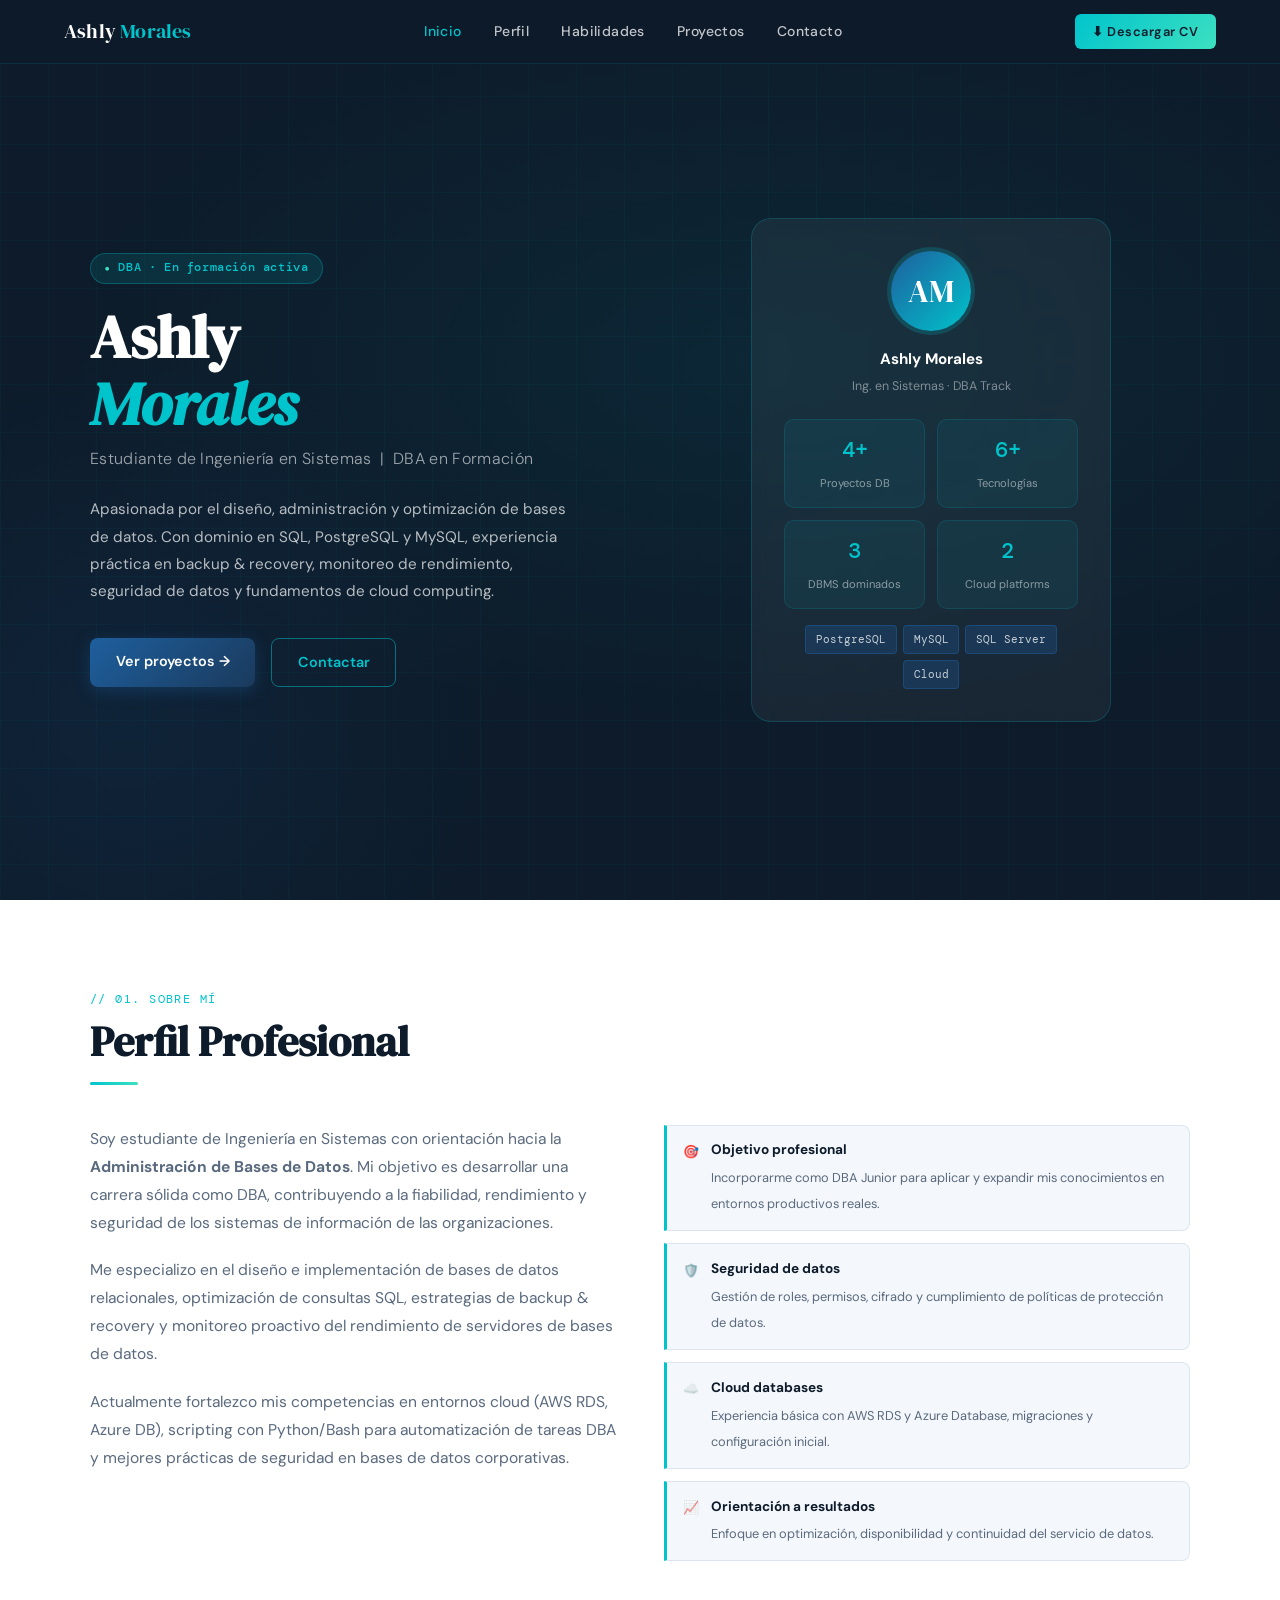
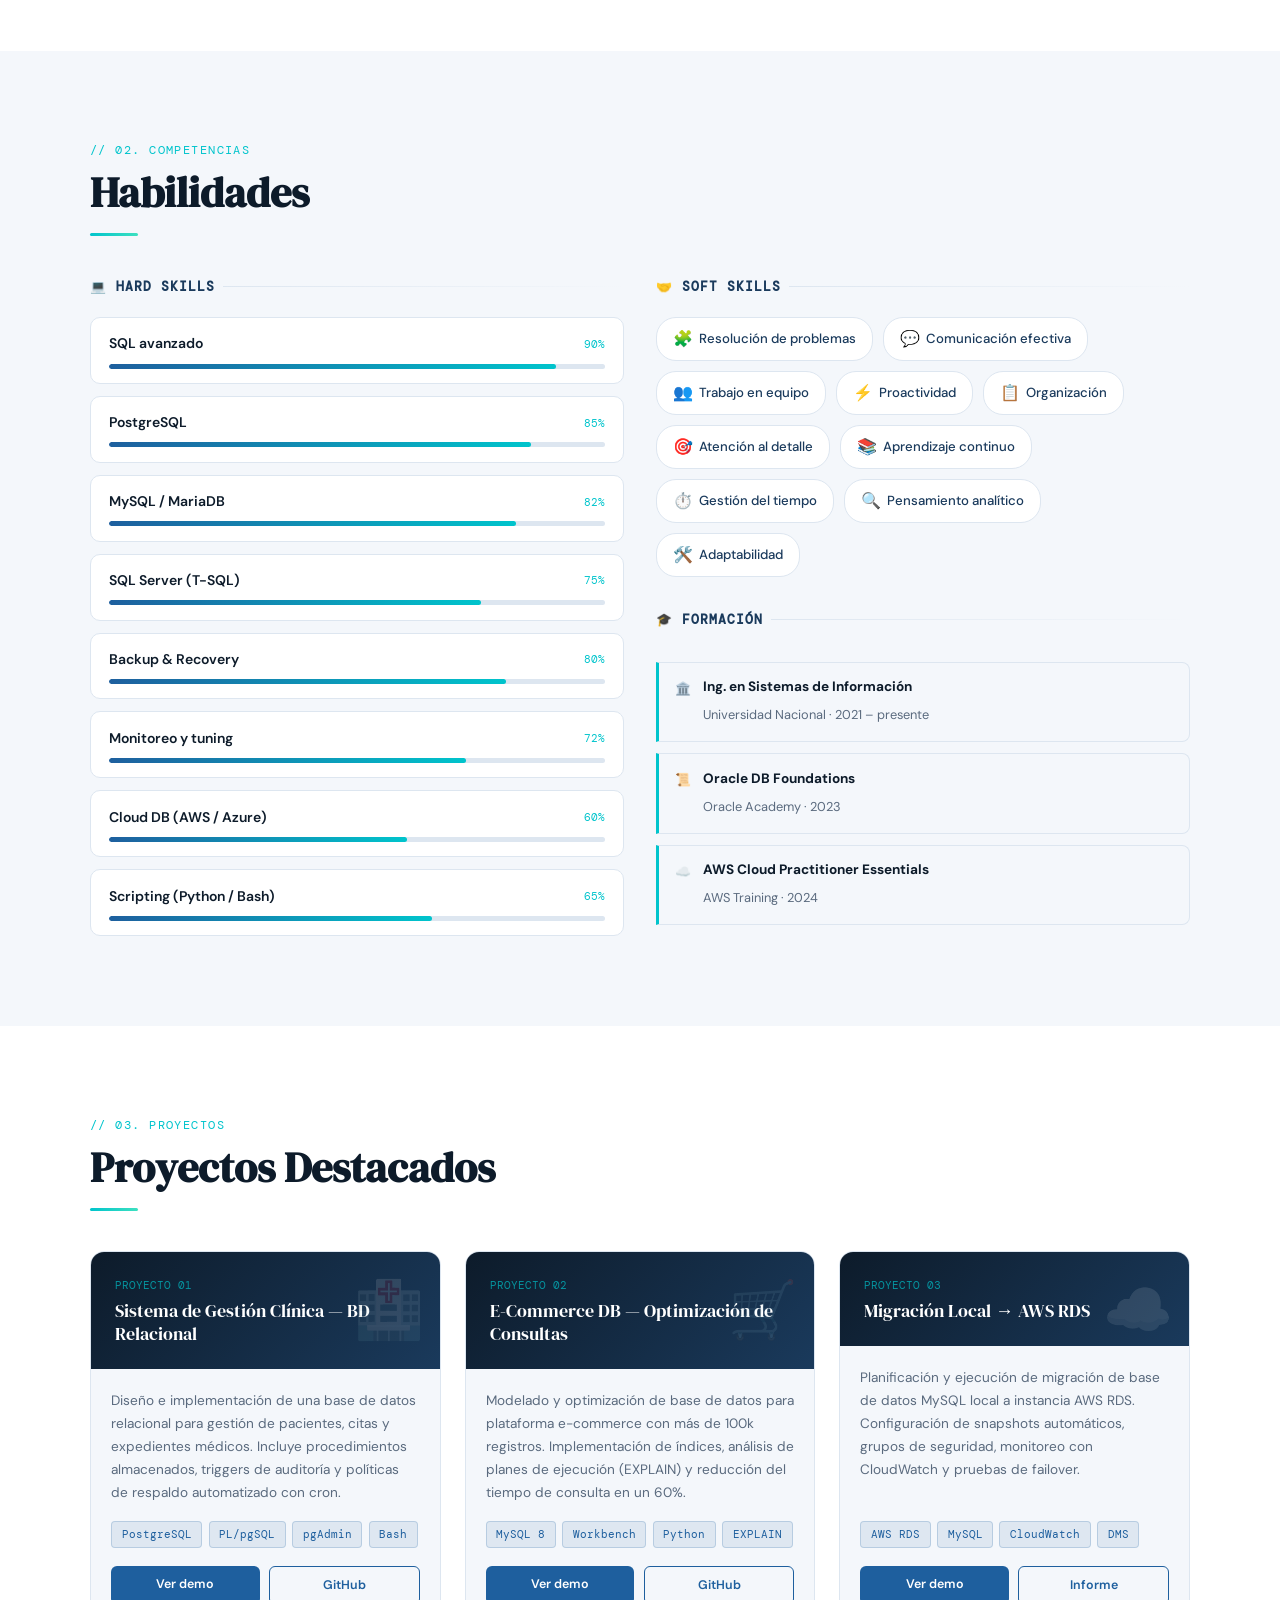
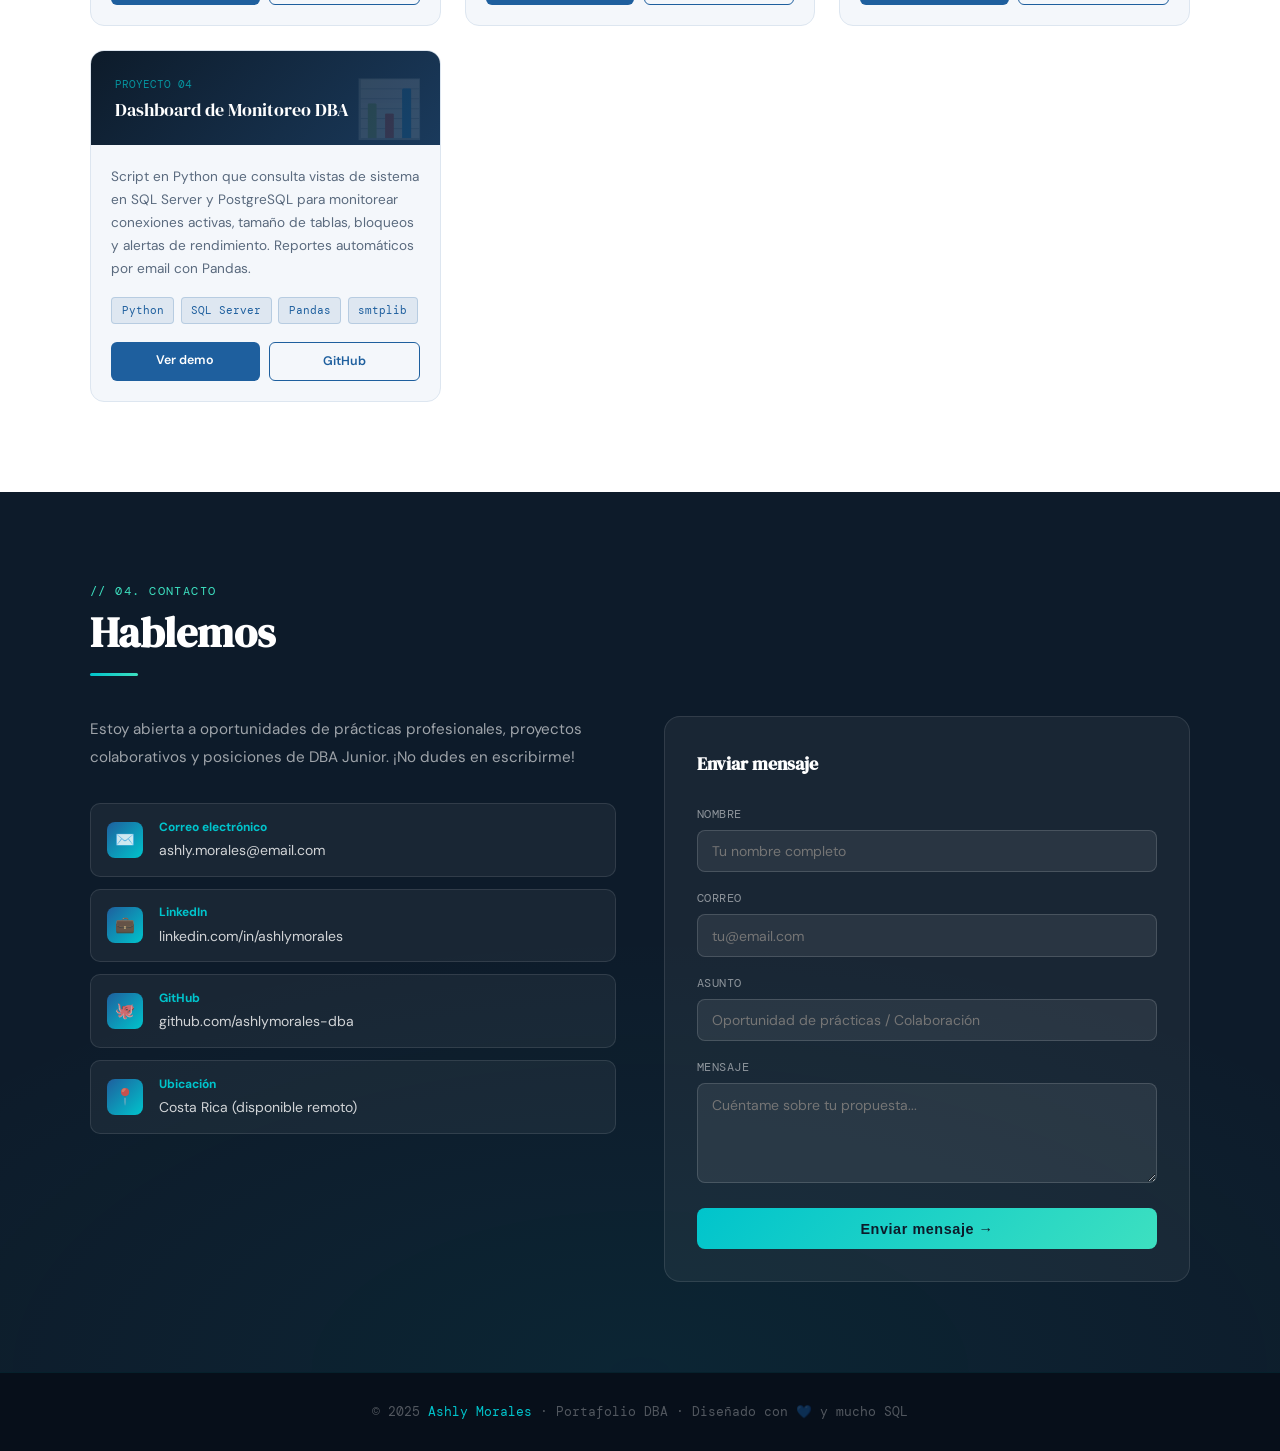
<file: index.html>
<!DOCTYPE html>
<html lang="es">
<head>
  <meta charset="UTF-8" />
  <meta name="viewport" content="width=device-width, initial-scale=1.0"/>
  <title>Ashly Morales — DBA en Formación</title>
  <link href="https://fonts.googleapis.com/css2?family=DM+Serif+Display:ital@0;1&family=DM+Mono:wght@400;500&family=DM+Sans:ital,opsz,wght@0,9..40,300;0,9..40,400;0,9..40,500;0,9..40,600;1,9..40,300&display=swap" rel="stylesheet"/>
  <link rel="stylesheet" href="style.css"/>
</head>
<body>

<!-- ══════════════════════════ NAVBAR ══════════════════════════ -->
<nav>
  <a href="#inicio" class="nav-brand">Ashly <span>Morales</span></a>
  <ul class="nav-links">
    <li><a href="#inicio">Inicio</a></li>
    <li><a href="#perfil">Perfil</a></li>
    <li><a href="#habilidades">Habilidades</a></li>
    <li><a href="#proyectos">Proyectos</a></li>
    <li><a href="#contacto">Contacto</a></li>
  </ul>
  <a href="#" class="btn-cv">⬇ Descargar CV</a>
  <button class="hamburger" id="hamburgerBtn" aria-label="Menú">
    <span></span><span></span><span></span>
  </button>
</nav>

<div class="mobile-menu" id="mobileMenu">
  <a href="#inicio"      onclick="closeMobile()">Inicio</a>
  <a href="#perfil"      onclick="closeMobile()">Perfil</a>
  <a href="#habilidades" onclick="closeMobile()">Habilidades</a>
  <a href="#proyectos"   onclick="closeMobile()">Proyectos</a>
  <a href="#contacto"    onclick="closeMobile()">Contacto</a>
  <a href="#"            onclick="closeMobile()">⬇ Descargar CV</a>
</div>

<!-- ══════════════════════════ HERO ══════════════════════════ -->
<section id="inicio">
  <div class="hero-inner">
    <div class="hero-content">
      <div class="hero-badge">DBA · En formación activa</div>
      <h1 class="hero-name">Ashly<br><span>Morales</span></h1>
      <p class="hero-title">Estudiante de Ingeniería en Sistemas &nbsp;|&nbsp; DBA en Formación</p>
      <p class="hero-desc">
        Apasionada por el diseño, administración y optimización de bases de datos.
        Con dominio en SQL, PostgreSQL y MySQL, experiencia práctica en backup &amp; recovery,
        monitoreo de rendimiento, seguridad de datos y fundamentos de cloud computing.
      </p>
      <div class="hero-btns">
        <a href="#proyectos" class="btn-primary">Ver proyectos →</a>
        <a href="#contacto"  class="btn-outline">Contactar</a>
      </div>
    </div>

    <div class="hero-visual">
      <div class="hero-card">
        <div class="hero-avatar">AM</div>
        <div class="hero-card-name">
          <strong>Ashly Morales</strong>
          <span>Ing. en Sistemas · DBA Track</span>
        </div>
        <div class="stat-grid">
          <div class="stat-item">
            <span class="stat-num">4+</span>
            <span class="stat-label">Proyectos DB</span>
          </div>
          <div class="stat-item">
            <span class="stat-num">6+</span>
            <span class="stat-label">Tecnologías</span>
          </div>
          <div class="stat-item">
            <span class="stat-num">3</span>
            <span class="stat-label">DBMS dominados</span>
          </div>
          <div class="stat-item">
            <span class="stat-num">2</span>
            <span class="stat-label">Cloud platforms</span>
          </div>
        </div>
        <div class="tech-tags">
          <span class="tech-tag">PostgreSQL</span>
          <span class="tech-tag">MySQL</span>
          <span class="tech-tag">SQL Server</span>
          <span class="tech-tag">Cloud</span>
        </div>
      </div>
    </div>
  </div>
</section>

<!-- ══════════════════════════ PERFIL ══════════════════════════ -->
<section id="perfil">
  <div class="section-inner">
    <span class="section-label">// 01. sobre mí</span>
    <h2 class="section-title">Perfil Profesional</h2>
    <div class="section-divider"></div>

    <div class="perfil-grid">
      <div class="perfil-text">
        <p>
          Soy estudiante de Ingeniería en Sistemas con orientación hacia la
          <strong>Administración de Bases de Datos</strong>. Mi objetivo es desarrollar
          una carrera sólida como DBA, contribuyendo a la fiabilidad, rendimiento y
          seguridad de los sistemas de información de las organizaciones.
        </p>
        <p>
          Me especializo en el diseño e implementación de bases de datos relacionales,
          optimización de consultas SQL, estrategias de backup &amp; recovery y monitoreo
          proactivo del rendimiento de servidores de bases de datos.
        </p>
        <p>
          Actualmente fortalezco mis competencias en entornos cloud (AWS RDS, Azure DB),
          scripting con Python/Bash para automatización de tareas DBA y mejores prácticas
          de seguridad en bases de datos corporativas.
        </p>
      </div>

      <div class="perfil-highlights">
        <div class="highlight-item">
          <span class="highlight-icon">🎯</span>
          <div>
            <strong>Objetivo profesional</strong>
            <span>Incorporarme como DBA Junior para aplicar y expandir mis conocimientos en entornos productivos reales.</span>
          </div>
        </div>
        <div class="highlight-item">
          <span class="highlight-icon">🛡️</span>
          <div>
            <strong>Seguridad de datos</strong>
            <span>Gestión de roles, permisos, cifrado y cumplimiento de políticas de protección de datos.</span>
          </div>
        </div>
        <div class="highlight-item">
          <span class="highlight-icon">☁️</span>
          <div>
            <strong>Cloud databases</strong>
            <span>Experiencia básica con AWS RDS y Azure Database, migraciones y configuración inicial.</span>
          </div>
        </div>
        <div class="highlight-item">
          <span class="highlight-icon">📈</span>
          <div>
            <strong>Orientación a resultados</strong>
            <span>Enfoque en optimización, disponibilidad y continuidad del servicio de datos.</span>
          </div>
        </div>
      </div>
    </div>
  </div>
</section>

<!-- ══════════════════════════ HABILIDADES ══════════════════════════ -->
<section id="habilidades">
  <div class="section-inner">
    <span class="section-label">// 02. competencias</span>
    <h2 class="section-title">Habilidades</h2>
    <div class="section-divider"></div>

    <div class="skills-grid">
      <!-- Hard Skills -->
      <div>
        <div class="skills-col-title">💻 Hard Skills</div>
        <div class="skill-cards">
          <div class="skill-card">
            <div class="skill-header">
              <span class="skill-name">SQL avanzado</span>
              <span class="skill-level">90%</span>
            </div>
            <div class="skill-bar"><div class="skill-bar-fill" style="width:90%"></div></div>
          </div>
          <div class="skill-card">
            <div class="skill-header">
              <span class="skill-name">PostgreSQL</span>
              <span class="skill-level">85%</span>
            </div>
            <div class="skill-bar"><div class="skill-bar-fill" style="width:85%"></div></div>
          </div>
          <div class="skill-card">
            <div class="skill-header">
              <span class="skill-name">MySQL / MariaDB</span>
              <span class="skill-level">82%</span>
            </div>
            <div class="skill-bar"><div class="skill-bar-fill" style="width:82%"></div></div>
          </div>
          <div class="skill-card">
            <div class="skill-header">
              <span class="skill-name">SQL Server (T-SQL)</span>
              <span class="skill-level">75%</span>
            </div>
            <div class="skill-bar"><div class="skill-bar-fill" style="width:75%"></div></div>
          </div>
          <div class="skill-card">
            <div class="skill-header">
              <span class="skill-name">Backup &amp; Recovery</span>
              <span class="skill-level">80%</span>
            </div>
            <div class="skill-bar"><div class="skill-bar-fill" style="width:80%"></div></div>
          </div>
          <div class="skill-card">
            <div class="skill-header">
              <span class="skill-name">Monitoreo y tuning</span>
              <span class="skill-level">72%</span>
            </div>
            <div class="skill-bar"><div class="skill-bar-fill" style="width:72%"></div></div>
          </div>
          <div class="skill-card">
            <div class="skill-header">
              <span class="skill-name">Cloud DB (AWS / Azure)</span>
              <span class="skill-level">60%</span>
            </div>
            <div class="skill-bar"><div class="skill-bar-fill" style="width:60%"></div></div>
          </div>
          <div class="skill-card">
            <div class="skill-header">
              <span class="skill-name">Scripting (Python / Bash)</span>
              <span class="skill-level">65%</span>
            </div>
            <div class="skill-bar"><div class="skill-bar-fill" style="width:65%"></div></div>
          </div>
        </div>
      </div>

      <!-- Soft Skills -->
      <div>
        <div class="skills-col-title">🤝 Soft Skills</div>
        <div class="soft-tags">
          <div class="soft-tag"><span>🧩</span> Resolución de problemas</div>
          <div class="soft-tag"><span>💬</span> Comunicación efectiva</div>
          <div class="soft-tag"><span>👥</span> Trabajo en equipo</div>
          <div class="soft-tag"><span>⚡</span> Proactividad</div>
          <div class="soft-tag"><span>📋</span> Organización</div>
          <div class="soft-tag"><span>🎯</span> Atención al detalle</div>
          <div class="soft-tag"><span>📚</span> Aprendizaje continuo</div>
          <div class="soft-tag"><span>⏱️</span> Gestión del tiempo</div>
          <div class="soft-tag"><span>🔍</span> Pensamiento analítico</div>
          <div class="soft-tag"><span>🛠️</span> Adaptabilidad</div>
        </div>

        <div class="formacion-list">
          <div class="skills-col-title">🎓 Formación</div>
          <div class="highlight-item">
            <span class="highlight-icon">🏛️</span>
            <div>
              <strong>Ing. en Sistemas de Información</strong>
              <span>Universidad Nacional · 2021 – presente</span>
            </div>
          </div>
          <div class="highlight-item">
            <span class="highlight-icon">📜</span>
            <div>
              <strong>Oracle DB Foundations</strong>
              <span>Oracle Academy · 2023</span>
            </div>
          </div>
          <div class="highlight-item">
            <span class="highlight-icon">☁️</span>
            <div>
              <strong>AWS Cloud Practitioner Essentials</strong>
              <span>AWS Training · 2024</span>
            </div>
          </div>
        </div>
      </div>
    </div>
  </div>
</section>

<!-- ══════════════════════════ PROYECTOS ══════════════════════════ -->
<section id="proyectos">
  <div class="section-inner">
    <span class="section-label">// 03. proyectos</span>
    <h2 class="section-title">Proyectos Destacados</h2>
    <div class="section-divider"></div>

    <div class="projects-grid">

      <div class="project-card">
        <div class="project-header" data-icon="🏥">
          <div class="project-num">PROYECTO 01</div>
          <div class="project-title">Sistema de Gestión Clínica — BD Relacional</div>
        </div>
        <div class="project-body">
          <p class="project-desc">
            Diseño e implementación de una base de datos relacional para gestión de
            pacientes, citas y expedientes médicos. Incluye procedimientos almacenados,
            triggers de auditoría y políticas de respaldo automatizado con cron.
          </p>
          <div class="project-techs">
            <span class="project-tech">PostgreSQL</span>
            <span class="project-tech">PL/pgSQL</span>
            <span class="project-tech">pgAdmin</span>
            <span class="project-tech">Bash</span>
          </div>
          <div class="project-btns">
            <a href="#" class="btn-small btn-small-primary">Ver demo</a>
            <a href="#" class="btn-small btn-small-outline">GitHub</a>
          </div>
        </div>
      </div>

      <div class="project-card">
        <div class="project-header" data-icon="🛒">
          <div class="project-num">PROYECTO 02</div>
          <div class="project-title">E-Commerce DB — Optimización de Consultas</div>
        </div>
        <div class="project-body">
          <p class="project-desc">
            Modelado y optimización de base de datos para plataforma e-commerce con
            más de 100k registros. Implementación de índices, análisis de planes de
            ejecución (EXPLAIN) y reducción del tiempo de consulta en un 60%.
          </p>
          <div class="project-techs">
            <span class="project-tech">MySQL 8</span>
            <span class="project-tech">Workbench</span>
            <span class="project-tech">Python</span>
            <span class="project-tech">EXPLAIN</span>
          </div>
          <div class="project-btns">
            <a href="#" class="btn-small btn-small-primary">Ver demo</a>
            <a href="#" class="btn-small btn-small-outline">GitHub</a>
          </div>
        </div>
      </div>

      <div class="project-card">
        <div class="project-header" data-icon="☁️">
          <div class="project-num">PROYECTO 03</div>
          <div class="project-title">Migración Local → AWS RDS</div>
        </div>
        <div class="project-body">
          <p class="project-desc">
            Planificación y ejecución de migración de base de datos MySQL local a
            instancia AWS RDS. Configuración de snapshots automáticos, grupos de
            seguridad, monitoreo con CloudWatch y pruebas de failover.
          </p>
          <div class="project-techs">
            <span class="project-tech">AWS RDS</span>
            <span class="project-tech">MySQL</span>
            <span class="project-tech">CloudWatch</span>
            <span class="project-tech">DMS</span>
          </div>
          <div class="project-btns">
            <a href="#" class="btn-small btn-small-primary">Ver demo</a>
            <a href="#" class="btn-small btn-small-outline">Informe</a>
          </div>
        </div>
      </div>

      <div class="project-card">
        <div class="project-header" data-icon="📊">
          <div class="project-num">PROYECTO 04</div>
          <div class="project-title">Dashboard de Monitoreo DBA</div>
        </div>
        <div class="project-body">
          <p class="project-desc">
            Script en Python que consulta vistas de sistema en SQL Server y PostgreSQL
            para monitorear conexiones activas, tamaño de tablas, bloqueos y alertas
            de rendimiento. Reportes automáticos por email con Pandas.
          </p>
          <div class="project-techs">
            <span class="project-tech">Python</span>
            <span class="project-tech">SQL Server</span>
            <span class="project-tech">Pandas</span>
            <span class="project-tech">smtplib</span>
          </div>
          <div class="project-btns">
            <a href="#" class="btn-small btn-small-primary">Ver demo</a>
            <a href="#" class="btn-small btn-small-outline">GitHub</a>
          </div>
        </div>
      </div>

    </div>
  </div>
</section>

<!-- ══════════════════════════ CONTACTO ══════════════════════════ -->
<section id="contacto">
  <div class="section-inner">
    <span class="section-label" style="color:var(--mint)">// 04. contacto</span>
    <h2 class="section-title">Hablemos</h2>
    <div class="section-divider"></div>

    <div class="contact-grid">
      <div>
        <p class="contact-info-desc">
          Estoy abierta a oportunidades de prácticas profesionales, proyectos
          colaborativos y posiciones de DBA Junior. ¡No dudes en escribirme!
        </p>
        <div class="contact-links">
          <a href="mailto:ashly.morales@email.com" class="contact-link">
            <div class="contact-link-icon">✉️</div>
            <div class="contact-link-info">
              <strong>Correo electrónico</strong>
              ashly.morales@email.com
            </div>
          </a>
          <a href="https://linkedin.com/in/ashlymorales" target="_blank" class="contact-link">
            <div class="contact-link-icon">💼</div>
            <div class="contact-link-info">
              <strong>LinkedIn</strong>
              linkedin.com/in/ashlymorales
            </div>
          </a>
          <a href="https://github.com/ashlymorales-dba" target="_blank" class="contact-link">
            <div class="contact-link-icon">🐙</div>
            <div class="contact-link-info">
              <strong>GitHub</strong>
              github.com/ashlymorales-dba
            </div>
          </a>
          <a href="#" class="contact-link">
            <div class="contact-link-icon">📍</div>
            <div class="contact-link-info">
              <strong>Ubicación</strong>
              Costa Rica (disponible remoto)
            </div>
          </a>
        </div>
      </div>

      <div class="contact-form">
        <h3>Enviar mensaje</h3>
        <div class="form-group">
          <label>NOMBRE</label>
          <input type="text" placeholder="Tu nombre completo"/>
        </div>
        <div class="form-group">
          <label>CORREO</label>
          <input type="email" placeholder="tu@email.com"/>
        </div>
        <div class="form-group">
          <label>ASUNTO</label>
          <input type="text" placeholder="Oportunidad de prácticas / Colaboración"/>
        </div>
        <div class="form-group">
          <label>MENSAJE</label>
          <textarea placeholder="Cuéntame sobre tu propuesta..."></textarea>
        </div>
        <button class="btn-send">Enviar mensaje →</button>
      </div>
    </div>
  </div>
</section>

<!-- ══════════════════════════ FOOTER ══════════════════════════ -->
<footer>
  <p>© 2025 <span>Ashly Morales</span> · Portafolio DBA · Diseñado con 💙 y mucho SQL</p>
</footer>

<script src="main.js"></script>
</body>
</html>
</file>
<file: style.css>
/* ══════════════════════════════════════════════════════════
   style.css — Portafolio Ashly Morales · DBA en Formación
   ══════════════════════════════════════════════════════════ */

/* ── VARIABLES ── */
:root {
  --navy:      #0d1b2a;
  --blue:      #1a3a5c;
  --mid-blue:  #1e5f9e;
  --cyan:      #00c4cc;
  --mint:      #3de0c0;
  --light:     #f4f7fb;
  --white:     #ffffff;
  --text:      #1a2535;
  --muted:     #5a6a7e;
  --border:    #dde6f0;
  --card:      #ffffff;
  --shadow:    0 4px 24px rgba(13,27,42,.10);
  --shadow-lg: 0 12px 48px rgba(13,27,42,.15);
}

/* ── RESET ── */
*, *::before, *::after { box-sizing: border-box; margin: 0; padding: 0; }
html { scroll-behavior: smooth; }

body {
  font-family: 'DM Sans', sans-serif;
  background: var(--light);
  color: var(--text);
  font-size: 16px;
  line-height: 1.65;
}

/* ── SCROLLBAR ── */
::-webkit-scrollbar { width: 6px; }
::-webkit-scrollbar-track { background: var(--light); }
::-webkit-scrollbar-thumb { background: var(--mid-blue); border-radius: 3px; }

/* ══════════════════════════ NAVBAR ══════════════════════════ */
nav {
  position: fixed; top: 0; left: 0; right: 0; z-index: 100;
  background: rgba(13,27,42,.96);
  backdrop-filter: blur(10px);
  border-bottom: 1px solid rgba(0,196,204,.15);
  padding: 0 5%;
  display: flex; align-items: center; justify-content: space-between;
  height: 64px;
}

.nav-brand {
  font-family: 'DM Serif Display', serif;
  font-size: 1.25rem;
  color: var(--white);
  text-decoration: none;
  letter-spacing: 0.01em;
}
.nav-brand span { color: var(--cyan); }

.nav-links { display: flex; gap: 2rem; list-style: none; }
.nav-links a {
  color: rgba(255,255,255,.75);
  text-decoration: none;
  font-size: .875rem; font-weight: 500;
  letter-spacing: .03em;
  transition: color .2s;
}
.nav-links a:hover { color: var(--cyan); }

.btn-cv {
  background: linear-gradient(135deg, var(--cyan), var(--mint));
  color: var(--navy);
  border: none; border-radius: 6px;
  padding: .45rem 1.1rem;
  font-size: .8rem; font-weight: 600;
  letter-spacing: .04em; cursor: pointer;
  text-decoration: none;
  transition: opacity .2s, transform .2s;
  white-space: nowrap;
}
.btn-cv:hover { opacity: .88; transform: translateY(-1px); }

/* hamburger */
.hamburger {
  display: none; flex-direction: column; gap: 5px;
  background: none; border: none; cursor: pointer; padding: 4px;
}
.hamburger span {
  display: block; width: 22px; height: 2px;
  background: var(--white); border-radius: 2px;
  transition: all .3s;
}

/* mobile menu */
.mobile-menu {
  display: none; position: fixed;
  top: 64px; left: 0; right: 0; z-index: 99;
  background: rgba(13,27,42,.98);
  padding: 1.5rem 5%;
  flex-direction: column; gap: 1.25rem;
}
.mobile-menu.open { display: flex; }
.mobile-menu a {
  color: rgba(255,255,255,.8);
  text-decoration: none; font-size: 1rem; font-weight: 500;
  border-bottom: 1px solid rgba(255,255,255,.08); padding-bottom: .75rem;
}
.mobile-menu a:last-child { border-bottom: none; }

/* ══════════════════════════ HERO ══════════════════════════ */
#inicio {
  min-height: 100vh;
  background:
    radial-gradient(ellipse 80% 60% at 60% 40%, rgba(0,196,204,.07) 0%, transparent 70%),
    radial-gradient(ellipse 50% 70% at 10% 80%, rgba(30,95,158,.12) 0%, transparent 60%),
    var(--navy);
  display: flex; align-items: center;
  padding: 100px 5% 60px;
  position: relative; overflow: hidden;
}

#inicio::before {
  content: '';
  position: absolute; inset: 0;
  background-image:
    linear-gradient(rgba(0,196,204,.04) 1px, transparent 1px),
    linear-gradient(90deg, rgba(0,196,204,.04) 1px, transparent 1px);
  background-size: 48px 48px;
  pointer-events: none;
}

.hero-inner {
  max-width: 1100px; margin: 0 auto; width: 100%;
  display: grid; grid-template-columns: 1fr 1fr; gap: 4rem;
  align-items: center; position: relative;
}

.hero-badge {
  display: inline-flex; align-items: center; gap: .5rem;
  background: rgba(0,196,204,.12);
  border: 1px solid rgba(0,196,204,.3);
  border-radius: 20px;
  padding: .3rem .85rem;
  font-size: .75rem; font-weight: 500;
  color: var(--cyan); letter-spacing: .05em;
  margin-bottom: 1.25rem;
  font-family: 'DM Mono', monospace;
}
.hero-badge::before { content: '●'; font-size: .55rem; color: var(--mint); }

.hero-name {
  font-family: 'DM Serif Display', serif;
  font-size: clamp(2.4rem, 5vw, 3.8rem);
  color: var(--white); line-height: 1.1;
  margin-bottom: .5rem;
}
.hero-name span { color: var(--cyan); font-style: italic; }

.hero-title {
  font-size: 1rem; color: rgba(255,255,255,.6);
  font-weight: 300; letter-spacing: .02em;
  margin-bottom: 1.5rem;
}

.hero-desc {
  font-size: .95rem; color: rgba(255,255,255,.7);
  line-height: 1.8; max-width: 480px;
  margin-bottom: 2rem;
}

.hero-btns { display: flex; gap: 1rem; flex-wrap: wrap; }

.btn-primary {
  background: linear-gradient(135deg, var(--mid-blue), var(--blue));
  color: var(--white); border: none; border-radius: 8px;
  padding: .75rem 1.6rem; font-size: .9rem; font-weight: 600;
  cursor: pointer; text-decoration: none;
  transition: transform .2s, box-shadow .2s;
  box-shadow: 0 4px 16px rgba(30,95,158,.35);
}
.btn-primary:hover { transform: translateY(-2px); box-shadow: 0 8px 24px rgba(30,95,158,.45); }

.btn-outline {
  background: transparent;
  color: var(--cyan); border: 1.5px solid rgba(0,196,204,.5);
  border-radius: 8px; padding: .75rem 1.6rem;
  font-size: .9rem; font-weight: 600; cursor: pointer;
  text-decoration: none;
  transition: background .2s, border-color .2s, transform .2s;
}
.btn-outline:hover {
  background: rgba(0,196,204,.08);
  border-color: var(--cyan); transform: translateY(-2px);
}

.hero-visual { display: flex; justify-content: center; align-items: center; }

.hero-card {
  background: rgba(255,255,255,.05);
  border: 1px solid rgba(0,196,204,.2);
  border-radius: 20px; padding: 2rem;
  backdrop-filter: blur(8px);
  width: 100%; max-width: 360px;
}

.hero-avatar {
  width: 80px; height: 80px; border-radius: 50%;
  background: linear-gradient(135deg, var(--mid-blue), var(--cyan));
  display: flex; align-items: center; justify-content: center;
  font-family: 'DM Serif Display', serif;
  font-size: 2rem; color: var(--white);
  margin: 0 auto 1rem;
  box-shadow: 0 0 0 4px rgba(0,196,204,.2);
}

.hero-card-name {
  text-align: center;
}
.hero-card-name strong {
  color: var(--white); font-size: .95rem; display: block;
}
.hero-card-name span {
  color: rgba(255,255,255,.45); font-size: .78rem;
}

.stat-grid {
  display: grid; grid-template-columns: 1fr 1fr; gap: .75rem;
  margin-top: 1.25rem;
}
.stat-item {
  background: rgba(0,196,204,.07);
  border: 1px solid rgba(0,196,204,.15);
  border-radius: 10px; padding: .75rem;
  text-align: center;
}
.stat-num {
  font-family: 'DM Mono', monospace;
  font-size: 1.4rem; font-weight: 500; color: var(--cyan);
  display: block;
}
.stat-label { font-size: .7rem; color: rgba(255,255,255,.5); }

.tech-tags {
  display: flex; flex-wrap: wrap; gap: .4rem; margin-top: 1rem;
  justify-content: center;
}
.tech-tag {
  background: rgba(30,95,158,.3);
  border: 1px solid rgba(30,95,158,.5);
  color: rgba(255,255,255,.75);
  font-family: 'DM Mono', monospace;
  font-size: .7rem; padding: .25rem .6rem;
  border-radius: 4px;
}

/* ══════════════════════════ SECTIONS SHARED ══════════════════════════ */
section { padding: 90px 5%; }
.section-inner { max-width: 1100px; margin: 0 auto; }

.section-label {
  font-family: 'DM Mono', monospace;
  font-size: .75rem; color: var(--cyan);
  letter-spacing: .12em; text-transform: uppercase;
  margin-bottom: .5rem; display: block;
}

.section-title {
  font-family: 'DM Serif Display', serif;
  font-size: clamp(1.8rem, 3.5vw, 2.6rem);
  color: var(--navy); line-height: 1.15;
  margin-bottom: 1rem;
}

.section-divider {
  width: 48px; height: 3px;
  background: linear-gradient(90deg, var(--cyan), var(--mint));
  border-radius: 2px; margin-bottom: 2.5rem;
}

/* ══════════════════════════ PERFIL ══════════════════════════ */
#perfil { background: var(--white); }

.perfil-grid {
  display: grid; grid-template-columns: 1fr 1fr; gap: 3rem;
  align-items: start;
}

.perfil-text p {
  font-size: .975rem; color: var(--muted);
  margin-bottom: 1.2rem; line-height: 1.8;
}

.perfil-highlights { display: flex; flex-direction: column; gap: .75rem; }

.highlight-item {
  display: flex; align-items: flex-start; gap: .75rem;
  background: var(--light);
  border: 1px solid var(--border);
  border-left: 3px solid var(--cyan);
  border-radius: 0 8px 8px 0;
  padding: .85rem 1rem;
}
.highlight-icon { font-size: 1.2rem; flex-shrink: 0; margin-top: .1rem; }
.highlight-item strong { display: block; font-size: .85rem; color: var(--navy); margin-bottom: .15rem; }
.highlight-item span { font-size: .8rem; color: var(--muted); }

/* ══════════════════════════ HABILIDADES ══════════════════════════ */
#habilidades { background: var(--light); }

.skills-grid { display: grid; grid-template-columns: 1fr 1fr; gap: 2rem; }

.skills-col-title {
  font-size: .8rem; font-weight: 600; color: var(--blue);
  letter-spacing: .08em; text-transform: uppercase;
  font-family: 'DM Mono', monospace;
  margin-bottom: 1.25rem;
  display: flex; align-items: center; gap: .5rem;
}
.skills-col-title::after {
  content: ''; flex: 1; height: 1px;
  background: linear-gradient(90deg, var(--border), transparent);
}

.skill-cards { display: flex; flex-direction: column; gap: .75rem; }

.skill-card {
  background: var(--card);
  border: 1px solid var(--border);
  border-radius: 10px; padding: .9rem 1.1rem;
  display: flex; flex-direction: column; gap: .5rem;
  transition: box-shadow .2s, transform .2s;
}
.skill-card:hover { box-shadow: var(--shadow); transform: translateX(4px); }

.skill-header { display: flex; justify-content: space-between; align-items: center; }
.skill-name { font-size: .875rem; font-weight: 600; color: var(--navy); }
.skill-level { font-family: 'DM Mono', monospace; font-size: .7rem; color: var(--cyan); }

.skill-bar { height: 5px; background: var(--border); border-radius: 3px; overflow: hidden; }
.skill-bar-fill {
  height: 100%;
  background: linear-gradient(90deg, var(--mid-blue), var(--cyan));
  border-radius: 3px;
  transition: width .8s ease;
}

.soft-tags { display: flex; flex-wrap: wrap; gap: .6rem; }
.soft-tag {
  background: var(--card);
  border: 1.5px solid var(--border);
  border-radius: 20px; padding: .5rem 1rem;
  font-size: .825rem; font-weight: 500; color: var(--blue);
  display: flex; align-items: center; gap: .4rem;
  transition: border-color .2s, background .2s;
}
.soft-tag:hover { border-color: var(--cyan); background: rgba(0,196,204,.05); }
.soft-tag span { font-size: 1rem; }

.formacion-list { display: flex; flex-direction: column; gap: .7rem; margin-top: 2rem; }

/* ══════════════════════════ PROYECTOS ══════════════════════════ */
#proyectos { background: var(--white); }

.projects-grid {
  display: grid; grid-template-columns: repeat(auto-fit, minmax(270px, 1fr));
  gap: 1.5rem;
}

.project-card {
  background: var(--light);
  border: 1px solid var(--border);
  border-radius: 14px; overflow: hidden;
  transition: box-shadow .25s, transform .25s;
  display: flex; flex-direction: column;
}
.project-card:hover { box-shadow: var(--shadow-lg); transform: translateY(-5px); }

.project-header {
  background: linear-gradient(135deg, var(--navy) 0%, var(--blue) 100%);
  padding: 1.5rem; position: relative; overflow: hidden;
}
.project-header::after {
  content: attr(data-icon);
  position: absolute; right: 1rem; top: .75rem;
  font-size: 3.5rem; opacity: .12;
}

.project-num {
  font-family: 'DM Mono', monospace;
  font-size: .7rem; color: var(--cyan); opacity: .7;
  margin-bottom: .3rem;
}
.project-title {
  font-family: 'DM Serif Display', serif;
  font-size: 1.15rem; color: var(--white); line-height: 1.25;
}

.project-body { padding: 1.25rem; flex: 1; display: flex; flex-direction: column; }

.project-desc {
  font-size: .85rem; color: var(--muted);
  line-height: 1.7; margin-bottom: 1rem; flex: 1;
}

.project-techs { display: flex; flex-wrap: wrap; gap: .4rem; margin-bottom: 1.1rem; }
.project-tech {
  background: rgba(30,95,158,.1); color: var(--mid-blue);
  font-family: 'DM Mono', monospace;
  font-size: .68rem; padding: .25rem .6rem;
  border-radius: 4px; border: 1px solid rgba(30,95,158,.2);
}

.project-btns { display: flex; gap: .6rem; }

.btn-small {
  flex: 1; padding: .5rem .75rem; text-align: center;
  font-size: .78rem; font-weight: 600; border-radius: 6px;
  text-decoration: none; cursor: pointer; border: none;
  transition: all .2s;
}
.btn-small-primary { background: var(--mid-blue); color: var(--white); }
.btn-small-primary:hover { background: var(--blue); }
.btn-small-outline { background: transparent; color: var(--mid-blue); border: 1.5px solid var(--mid-blue); }
.btn-small-outline:hover { background: var(--mid-blue); color: var(--white); }

/* ══════════════════════════ CONTACTO ══════════════════════════ */
#contacto {
  background:
    radial-gradient(ellipse 70% 50% at 50% 100%, rgba(0,196,204,.06), transparent),
    var(--navy);
  color: var(--white);
}
#contacto .section-title { color: var(--white); }

.contact-grid { display: grid; grid-template-columns: 1fr 1fr; gap: 3rem; align-items: start; }

.contact-info-desc {
  font-size: .95rem; color: rgba(255,255,255,.6);
  margin-bottom: 2rem; line-height: 1.8;
}

.contact-links { display: flex; flex-direction: column; gap: .75rem; }

.contact-link {
  display: flex; align-items: center; gap: 1rem;
  background: rgba(255,255,255,.05);
  border: 1px solid rgba(255,255,255,.1);
  border-radius: 10px; padding: .85rem 1rem;
  text-decoration: none; color: rgba(255,255,255,.8);
  font-size: .875rem;
  transition: background .2s, border-color .2s, transform .2s;
}
.contact-link:hover {
  background: rgba(0,196,204,.1);
  border-color: rgba(0,196,204,.3);
  color: var(--white); transform: translateX(4px);
}
.contact-link-icon {
  width: 36px; height: 36px; border-radius: 8px;
  background: linear-gradient(135deg, var(--mid-blue), var(--cyan));
  display: flex; align-items: center; justify-content: center;
  font-size: 1rem; flex-shrink: 0;
}
.contact-link-info strong { display: block; font-size: .75rem; color: var(--cyan); margin-bottom: .1rem; }

.contact-form {
  background: rgba(255,255,255,.05);
  border: 1px solid rgba(255,255,255,.1);
  border-radius: 16px; padding: 2rem;
}
.contact-form h3 {
  font-family: 'DM Serif Display', serif;
  font-size: 1.15rem; color: var(--white);
  margin-bottom: 1.5rem;
}

.form-group { margin-bottom: 1rem; }
.form-group label {
  display: block; font-size: .78rem; color: rgba(255,255,255,.5);
  margin-bottom: .35rem; letter-spacing: .04em;
  font-family: 'DM Mono', monospace;
}
.form-group input,
.form-group textarea {
  width: 100%; background: rgba(255,255,255,.07);
  border: 1px solid rgba(255,255,255,.15);
  border-radius: 8px; padding: .7rem .9rem;
  color: var(--white); font-family: 'DM Sans', sans-serif;
  font-size: .875rem; outline: none;
  transition: border-color .2s;
}
.form-group input:focus,
.form-group textarea:focus { border-color: var(--cyan); }
.form-group textarea { resize: vertical; min-height: 100px; }

.btn-send {
  width: 100%; padding: .8rem;
  background: linear-gradient(135deg, var(--cyan), var(--mint));
  color: var(--navy); font-weight: 700; font-size: .9rem;
  border: none; border-radius: 8px; cursor: pointer;
  letter-spacing: .04em;
  transition: opacity .2s, transform .2s;
}
.btn-send:hover { opacity: .88; transform: translateY(-2px); }

/* ══════════════════════════ FOOTER ══════════════════════════ */
footer {
  background: #070f1a;
  padding: 1.75rem 5%;
  text-align: center;
  border-top: 1px solid rgba(0,196,204,.1);
}
footer p { font-size: .8rem; color: rgba(255,255,255,.3); font-family: 'DM Mono', monospace; }
footer span { color: var(--cyan); }

/* ══════════════════════════ RESPONSIVE ══════════════════════════ */
@media (max-width: 900px) {
  .hero-inner   { grid-template-columns: 1fr; gap: 2.5rem; }
  .hero-visual  { display: none; }
  .perfil-grid  { grid-template-columns: 1fr; }
  .skills-grid  { grid-template-columns: 1fr; }
  .contact-grid { grid-template-columns: 1fr; }
}

@media (max-width: 640px) {
  nav { padding: 0 4%; }
  .nav-links, .btn-cv { display: none; }
  .hamburger { display: flex; }
  section { padding: 60px 4%; }
  #inicio { padding: 90px 4% 50px; }
  .hero-btns { flex-direction: column; }
  .btn-primary, .btn-outline { text-align: center; }
}

/* ══════════════════════════ ANIMATIONS ══════════════════════════ */
@keyframes fadeUp {
  from { opacity: 0; transform: translateY(24px); }
  to   { opacity: 1; transform: translateY(0); }
}

.hero-badge   { animation: fadeUp .5s ease both; }
.hero-name    { animation: fadeUp .55s .1s ease both; }
.hero-title   { animation: fadeUp .55s .18s ease both; }
.hero-desc    { animation: fadeUp .55s .26s ease both; }
.hero-btns    { animation: fadeUp .55s .34s ease both; }
.hero-card    { animation: fadeUp .7s .4s ease both; }
</file>
